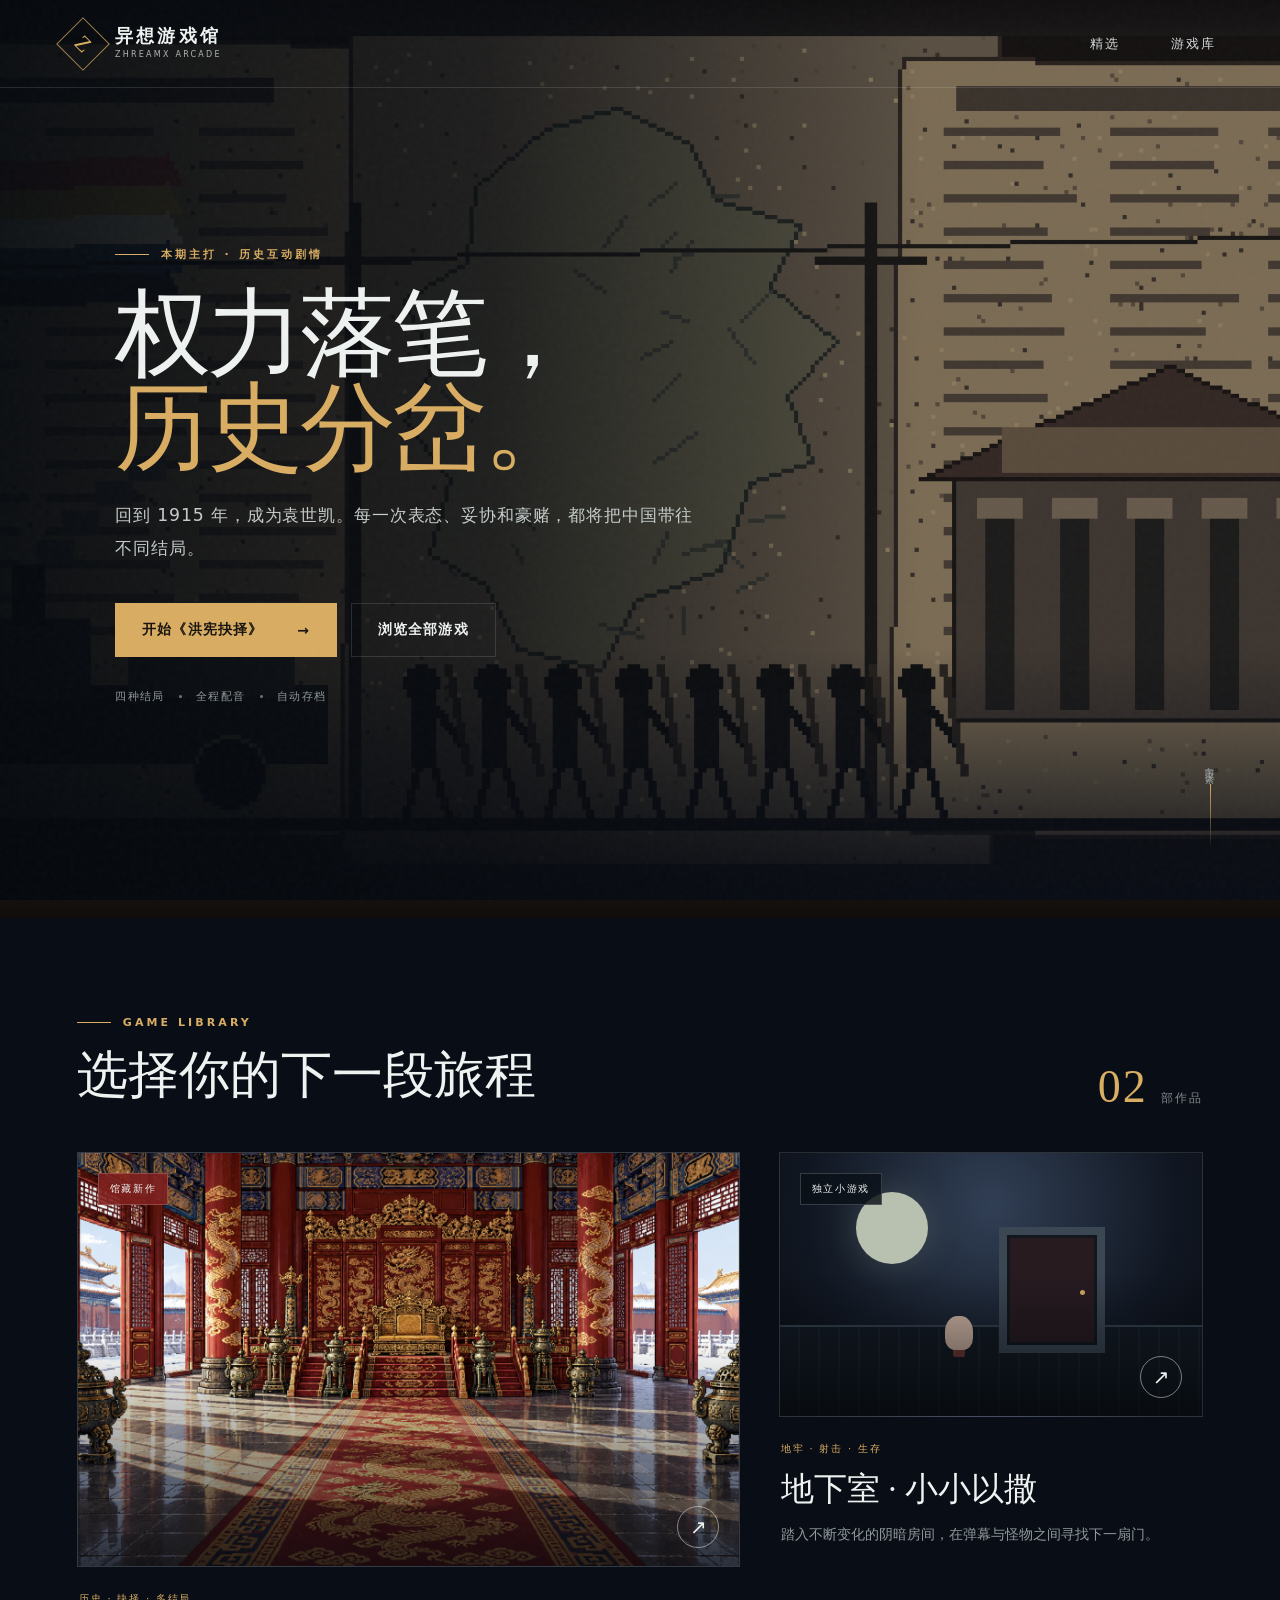
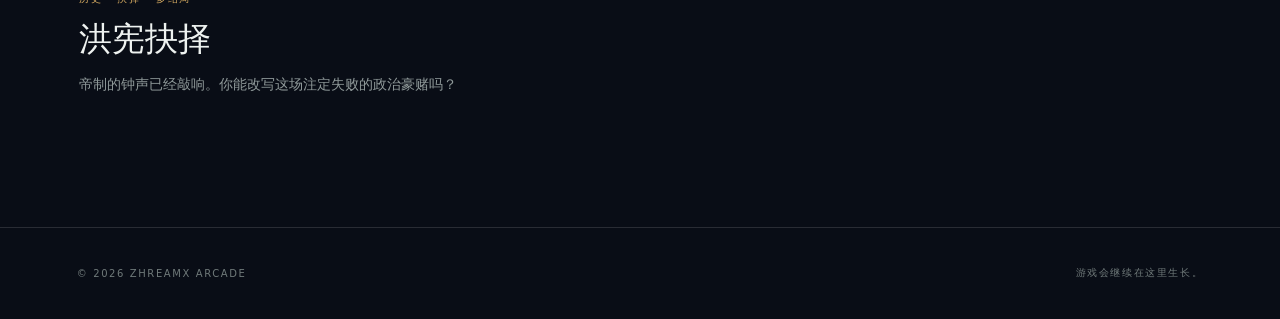
<file: index.html>
<!doctype html>
<html lang="zh-CN">
<head>
  <meta charset="utf-8">
  <meta name="viewport" content="width=device-width, initial-scale=1, viewport-fit=cover">
  <meta name="theme-color" content="#090d16">
  <meta name="description" content="Zhreamx 的互动游戏收藏馆。">
  <title>异想游戏馆 · Zhreamx</title>
  <link rel="stylesheet" href="styles.css">
</head>
<body>
  <div class="noise" aria-hidden="true"></div>
  <header class="topbar">
    <a class="brand" href="#top" aria-label="回到顶部">
      <span class="brand-mark">Z</span>
      <span><strong>异想游戏馆</strong><small>ZHREAMX ARCADE</small></span>
    </a>
    <nav aria-label="页面导航">
      <a href="#featured">精选</a>
      <a href="#library">游戏库</a>
    </nav>
  </header>

  <main id="top">
    <section class="hero" id="featured">
      <img class="hero-bg" src="games/hongxian/assets/02_backgrounds/01_historical_background_montage.png" alt="">
      <div class="hero-shade"></div>
      <div class="hero-copy">
        <p class="eyebrow"><span></span>本期主打 · 历史互动剧情</p>
        <h1>权力落笔，<br><em>历史分岔。</em></h1>
        <p class="lead">回到 1915 年，成为袁世凯。每一次表态、妥协和豪赌，都将把中国带往不同结局。</p>
        <div class="actions">
          <a class="play primary" href="games/hongxian/">开始《洪宪抉择》<span>→</span></a>
          <a class="play secondary" href="#library">浏览全部游戏</a>
        </div>
        <div class="meta" aria-label="游戏特性">
          <span>四种结局</span><i></i><span>全程配音</span><i></i><span>自动存档</span>
        </div>
      </div>
      <div class="scroll-cue" aria-hidden="true">向下探索<span></span></div>
    </section>

    <section class="library" id="library">
      <div class="section-heading">
        <div><p class="eyebrow"><span></span>GAME LIBRARY</p><h2>选择你的下一段旅程</h2></div>
        <p class="count"><strong>02</strong> 部作品</p>
      </div>

      <div class="game-grid">
        <article class="game-card featured-card">
          <a class="card-art" href="games/hongxian/" aria-label="进入洪宪抉择">
            <img src="games/hongxian/assets/02_backgrounds/03_hongxian_enthronement_hall.png" alt="洪宪抉择宫殿场景">
            <span class="status">馆藏新作</span>
            <span class="arrow">↗</span>
          </a>
          <div class="card-copy">
            <p class="genre">历史 · 抉择 · 多结局</p>
            <h3>洪宪抉择</h3>
            <p>帝制的钟声已经敲响。你能改写这场注定失败的政治豪赌吗？</p>
          </div>
        </article>

        <article class="game-card cellar-card">
          <a class="card-art cellar-art" href="https://little-cellar-zhream.zhreamx.chatgpt.site" target="_blank" rel="noopener" aria-label="进入地下室小小以撒">
            <div class="pixel-scene" aria-hidden="true"><span class="moon"></span><span class="door"></span><span class="hero-dot"></span></div>
            <span class="status muted">独立小游戏</span>
            <span class="arrow">↗</span>
          </a>
          <div class="card-copy">
            <p class="genre">地牢 · 射击 · 生存</p>
            <h3>地下室 · 小小以撒</h3>
            <p>踏入不断变化的阴暗房间，在弹幕与怪物之间寻找下一扇门。</p>
          </div>
        </article>
      </div>
    </section>
  </main>

  <footer>
    <span>© 2026 ZHREAMX ARCADE</span>
    <span>游戏会继续在这里生长。</span>
  </footer>
  <script src="hall.js"></script>
</body>
</html>
</file>
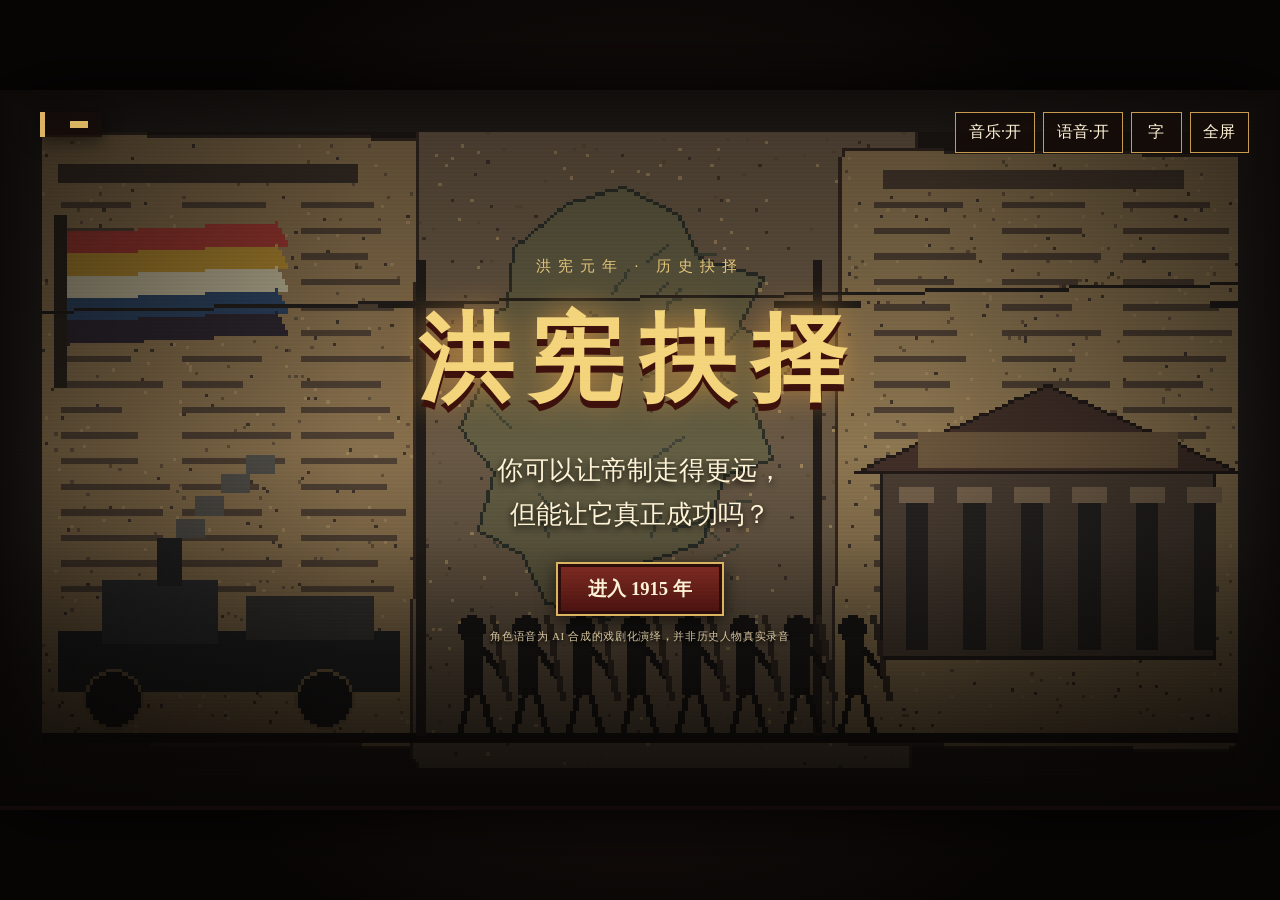
<file: games/hongxian/index.html>
<!doctype html>
<html lang="zh-CN">
<head>
  <meta charset="utf-8">
  <meta name="viewport" content="width=device-width,initial-scale=1,viewport-fit=cover">
  <meta name="theme-color" content="#100a08">
  <title>洪宪抉择</title>
  <link rel="stylesheet" href="styles.css?v=20261015-natural-voice">
</head>
<body>
  <main id="shell">
    <div id="portrait-warning" role="status">
      <div class="rotate-icon">↻</div>
      <strong>请横屏游玩</strong>
      <span>旋转设备以进入 16:9 剧情画面</span>
    </div>

    <section id="game" aria-label="洪宪抉择互动剧情游戏">
      <img id="background" alt="" draggable="false">
      <div id="wash"></div>
      <div id="grain"></div>

      <header id="hud">
        <div id="scene-meta"><span id="date"></span><span id="tag"></span></div>
        <div id="controls">
          <button id="music-btn" type="button" aria-label="开关背景音乐" aria-pressed="true">音乐·开</button>
          <button id="voice-btn" type="button" aria-label="开关人物语音" aria-pressed="true">语音·开</button>
          <button id="font-btn" type="button" aria-label="切换文字大小">字</button>
          <button id="fullscreen-btn" type="button" aria-label="全屏">全屏</button>
        </div>
      </header>

      <div id="characters" aria-live="polite"></div>
      <div id="prop-layer"></div>

      <section id="title-card" class="panel-state" hidden>
        <div class="seal">洪宪元年 · 历史抉择</div>
        <h1>洪宪抉择</h1>
        <p>你可以让帝制走得更远，<br>但能让它真正成功吗？</p>
        <div class="title-actions">
          <button id="new-game" class="gold-button">进入 1915 年</button>
          <button id="continue-game" class="ghost-button" hidden>继续上次进度</button>
        </div>
        <small class="voice-note">角色语音为 AI 合成的戏剧化演绎，并非历史人物真实录音</small>
      </section>

      <section id="year-card" class="panel-state" hidden><span id="year-text"></span></section>

      <section id="dialogue-state" class="panel-state" hidden>
        <div id="dialogue-box"><p id="dialogue-text"></p><span class="advance-mark">◆</span></div>
      </section>

      <section id="narration-state" class="panel-state" hidden>
        <p id="narration-text"></p><span class="advance-mark">◆</span>
      </section>

      <section id="document-state" class="panel-state" hidden>
        <div id="document-card">
          <img id="document-image" alt="">
          <div id="document-copy"><div id="document-kicker"></div><h2 id="document-title"></h2><p id="document-text"></p></div>
        </div>
        <button id="document-continue" class="gold-button">继续</button>
      </section>

      <section id="choice-state" class="panel-state" hidden>
        <div class="choice-heading"><span>抉择</span><h2 id="choice-question"></h2></div>
        <div id="choice-buttons"></div>
      </section>

      <section id="ending-state" class="panel-state" hidden>
        <p id="ending-kicker">架空结局</p>
        <h2 id="ending-title"></h2>
        <p id="ending-text"></p>
        <div class="ending-actions">
          <button id="history-btn" class="gold-button">查看历史总结</button>
          <button id="restart-btn" class="ghost-button">重新开始</button>
          <button id="title-btn" class="ghost-button">返回标题</button>
        </div>
      </section>

      <section id="summary-state" class="panel-state" hidden>
        <h2>历史总结：帝制不可重来</h2>
        <div id="summary-copy"></div>
        <button id="curtain-btn" class="gold-button">进入谢幕</button>
      </section>

      <section id="curtain-state" class="panel-state" hidden>
        <div id="cast"></div>
        <div class="curtain-message"><h2>谢幕</h2><p>历史无法重来，但每一次选择，<br>都能帮助我们理解历史为何如此发生。</p>
          <div><button id="again-btn" class="gold-button">再次游玩</button><button id="end-btn" class="ghost-button">结束游戏</button></div>
        </div>
        <img class="curtain left" src="assets/06_props/05_red_curtain_left.png" alt="">
        <img class="curtain right" src="assets/06_props/06_red_curtain_right.png" alt="">
      </section>

      <button id="advance" type="button" aria-label="继续剧情"></button>
      <div id="progress" aria-hidden="true"><i></i></div>
    </section>
  </main>
  <script src="audio/voice-manifest.js?v=20261015-natural-voice"></script>
  <script src="game.js?v=20261015-natural-voice"></script>
</body>
</html>
</file>
<file: styles.css>
:root {
  color-scheme: dark;
  --ink: #eef2f0;
  --muted: #9aa3a3;
  --line: rgba(255,255,255,.13);
  --gold: #d9ad62;
  --red: #9f2f2b;
  --bg: #090d16;
}

* { box-sizing: border-box; }
html { scroll-behavior: smooth; }
body {
  margin: 0;
  min-width: 320px;
  background: var(--bg);
  color: var(--ink);
  font-family: Inter, "Microsoft YaHei", "Noto Sans SC", system-ui, sans-serif;
  overflow-x: hidden;
}
a { color: inherit; text-decoration: none; }
.noise { position: fixed; inset: 0; pointer-events: none; z-index: 20; opacity: .035; background-image: url("data:image/svg+xml,%3Csvg viewBox='0 0 180 180' xmlns='http://www.w3.org/2000/svg'%3E%3Cfilter id='n'%3E%3CfeTurbulence type='fractalNoise' baseFrequency='.9' numOctaves='4' stitchTiles='stitch'/%3E%3C/filter%3E%3Crect width='100%25' height='100%25' filter='url(%23n)' opacity='.75'/%3E%3C/svg%3E"); }

.topbar {
  position: absolute; top: 0; left: 0; right: 0; z-index: 10;
  height: 88px; padding: 0 clamp(24px, 5vw, 78px);
  display: flex; align-items: center; justify-content: space-between;
  border-bottom: 1px solid rgba(255,255,255,.12);
}
.brand { display: flex; align-items: center; gap: 13px; }
.brand-mark { width: 38px; height: 38px; display: grid; place-items: center; border: 1px solid rgba(217,173,98,.75); color: var(--gold); font-family: Georgia, serif; font-size: 22px; transform: rotate(45deg); }
.brand-mark::first-letter { transform: rotate(-45deg); }
.brand > span:last-child { display: grid; line-height: 1.08; }
.brand strong { font-family: "Songti SC", SimSun, serif; font-size: 18px; letter-spacing: .18em; }
.brand small { margin-top: 5px; color: #aeb5b4; font-size: 8px; letter-spacing: .28em; }
nav { display: flex; gap: clamp(24px, 4vw, 54px); font-size: 13px; letter-spacing: .15em; }
nav a { color: #d8dddd; transition: color .2s; }
nav a:hover { color: var(--gold); }

.hero { position: relative; min-height: 100svh; display: flex; align-items: center; padding: 130px clamp(24px, 9vw, 150px) 90px; isolation: isolate; }
.hero-bg { position: absolute; inset: 0; width: 100%; height: 100%; object-fit: cover; object-position: center; z-index: -3; filter: saturate(.72) contrast(1.08); transform: scale(1.02); }
.hero-shade { position: absolute; inset: 0; z-index: -2; background: linear-gradient(90deg, rgba(5,9,14,.95) 0%, rgba(7,10,15,.77) 38%, rgba(9,12,17,.23) 72%), linear-gradient(0deg, #090d16 0%, transparent 28%); }
.hero-copy { width: min(700px, 92vw); animation: rise .9s ease-out both; }
.eyebrow { display: flex; align-items: center; gap: 12px; color: var(--gold); font-size: 11px; font-weight: 700; letter-spacing: .28em; text-transform: uppercase; }
.eyebrow span { width: 34px; height: 1px; background: currentColor; }
h1 { margin: 25px 0 24px; font-family: "Songti SC", STSong, Georgia, serif; font-weight: 500; font-size: clamp(54px, 7.5vw, 106px); line-height: .98; letter-spacing: -.04em; }
h1 em { color: var(--gold); font-style: normal; }
.lead { max-width: 580px; margin: 0; color: #c5ccca; font-size: clamp(15px, 1.35vw, 19px); line-height: 1.9; letter-spacing: .05em; }
.actions { display: flex; flex-wrap: wrap; gap: 14px; margin-top: 38px; }
.play { min-height: 54px; padding: 0 26px; display: inline-flex; align-items: center; justify-content: center; gap: 34px; border: 1px solid var(--line); font-size: 14px; font-weight: 700; letter-spacing: .08em; transition: .25s ease; }
.play.primary { background: var(--gold); border-color: var(--gold); color: #17130e; }
.play.primary:hover { background: #edc879; transform: translateY(-2px); }
.play.secondary:hover { border-color: rgba(217,173,98,.8); color: var(--gold); }
.meta { display: flex; align-items: center; gap: 14px; margin-top: 32px; color: #8f9999; font-size: 11px; letter-spacing: .13em; }
.meta i { width: 3px; height: 3px; border-radius: 50%; background: #6e7777; }
.scroll-cue { position: absolute; right: clamp(24px, 5vw, 78px); bottom: 52px; writing-mode: vertical-rl; color: #9aa2a1; font-size: 9px; letter-spacing: .28em; }
.scroll-cue span { display: inline-block; width: 1px; height: 64px; margin-top: 14px; background: linear-gradient(var(--gold), transparent); }

.library { max-width: 1440px; margin: 0 auto; padding: 105px clamp(24px, 6vw, 86px) 130px; }
.section-heading { display: flex; align-items: end; justify-content: space-between; gap: 24px; margin-bottom: 42px; }
.section-heading h2 { margin: 12px 0 0; font-family: "Songti SC", STSong, serif; font-size: clamp(32px, 4vw, 56px); font-weight: 500; }
.count { margin: 0; color: #7f8989; font-size: 12px; letter-spacing: .16em; }
.count strong { color: var(--gold); font: 46px/1 Georgia, serif; margin-right: 8px; }
.game-grid { display: grid; grid-template-columns: 1.22fr .78fr; gap: clamp(22px, 3vw, 42px); }
.game-card { min-width: 0; }
.card-art { position: relative; display: block; aspect-ratio: 16/10; overflow: hidden; background: #161d27; border: 1px solid var(--line); }
.card-art img { width: 100%; height: 100%; object-fit: cover; transition: transform .7s cubic-bezier(.2,.7,.2,1), filter .4s; filter: saturate(.75); }
.card-art::after { content: ""; position: absolute; inset: 0; background: linear-gradient(180deg, transparent 45%, rgba(3,6,10,.72)); }
.card-art:hover img { transform: scale(1.045); filter: saturate(1); }
.status { position: absolute; left: 20px; top: 20px; z-index: 2; padding: 8px 11px; background: rgba(128,32,29,.9); border: 1px solid rgba(255,255,255,.18); font-size: 10px; letter-spacing: .16em; }
.status.muted { background: rgba(10,16,24,.82); }
.arrow { position: absolute; right: 20px; bottom: 18px; z-index: 2; width: 42px; height: 42px; display: grid; place-items: center; border: 1px solid rgba(255,255,255,.45); border-radius: 50%; font-size: 20px; transition: .25s; }
.card-art:hover .arrow { background: var(--gold); border-color: var(--gold); color: #17130e; transform: rotate(45deg); }
.card-copy { padding: 23px 2px 0; }
.genre { margin: 0 0 9px !important; color: var(--gold) !important; font-size: 10px !important; letter-spacing: .18em; }
.card-copy h3 { margin: 0 0 10px; font-family: "Songti SC", STSong, serif; font-size: clamp(26px, 2.6vw, 40px); font-weight: 500; }
.card-copy p { margin: 0; max-width: 630px; color: #8f9999; font-size: 14px; line-height: 1.8; }
.cellar-art { background: radial-gradient(circle at 50% 20%, #313f55, #111722 62%, #080b10); }
.pixel-scene { position: absolute; inset: 0; overflow: hidden; image-rendering: pixelated; }
.pixel-scene::before { content: ""; position: absolute; left: 0; right: 0; bottom: 0; height: 34%; background: repeating-linear-gradient(90deg, #131a22 0 18px, #19222d 18px 20px), repeating-linear-gradient(0deg, transparent 0 17px, rgba(255,255,255,.04) 17px 19px); border-top: 2px solid #34404d; }
.moon { position: absolute; width: 72px; height: 72px; border-radius: 50%; background: #b8c1af; box-shadow: 0 0 35px rgba(191,203,182,.2); left: 18%; top: 15%; }
.door { position: absolute; width: 25%; height: 48%; left: 52%; bottom: 24%; background: #271b20; border: 8px solid #3b4753; box-shadow: inset 0 0 0 3px #12171e; }
.door::after { content: ""; position: absolute; width: 5px; height: 5px; border-radius: 50%; right: 13%; top: 50%; background: #d9ad62; }
.hero-dot { position: absolute; width: 28px; height: 34px; left: 39%; bottom: 25%; background: #d1b6a4; border-radius: 45% 45% 35% 35%; box-shadow: 0 15px 0 -8px #773b37; }

footer { min-height: 92px; padding: 0 clamp(24px, 6vw, 86px); display: flex; align-items: center; justify-content: space-between; gap: 20px; border-top: 1px solid var(--line); color: #6f7979; font-size: 10px; letter-spacing: .16em; }
@keyframes rise { from { opacity: 0; transform: translateY(22px); } to { opacity: 1; transform: translateY(0); } }
@media (max-width: 780px) {
  .topbar { height: 72px; }
  nav { display: none; }
  .hero { align-items: end; padding-bottom: 94px; }
  .hero-shade { background: linear-gradient(0deg, rgba(5,8,13,.98) 0%, rgba(5,8,13,.74) 56%, rgba(5,8,13,.25)); }
  .scroll-cue { display: none; }
  .game-grid { grid-template-columns: 1fr; gap: 54px; }
  .section-heading { align-items: start; }
  .count { display: none; }
  footer { flex-direction: column; justify-content: center; text-align: center; }
}
@media (prefers-reduced-motion: reduce) { html { scroll-behavior: auto; } *, *::before, *::after { animation: none !important; transition: none !important; } }
</file>
<file: games/hongxian/styles.css>
:root{color-scheme:dark;--gold:#d9b35f;--pale:#fff3d6;--ink:#17100c;--wine:#4b1716;--scale-font:1;font-family:"Noto Serif SC","Songti SC",SimSun,serif}*{box-sizing:border-box}html,body{margin:0;width:100%;height:100%;overflow:hidden;background:#090706;color:var(--pale)}button{font:inherit;color:inherit}button:focus-visible{outline:4px solid #fff1a8;outline-offset:4px}#shell{width:100vw;height:100vh;display:grid;place-items:center;background:radial-gradient(circle,#251813,#080605 70%)}#game{position:relative;width:min(100vw,177.7778vh);height:min(56.25vw,100vh);aspect-ratio:16/9;overflow:hidden;background:#0b0806;isolation:isolate;box-shadow:0 0 70px #000}#background{position:absolute;inset:0;width:100%;height:100%;object-fit:contain;image-rendering:pixelated;z-index:-4;transition:filter .6s,opacity .6s}#wash{position:absolute;inset:0;z-index:-3;background:linear-gradient(90deg,rgba(0,0,0,.43),transparent 28%,transparent 72%,rgba(0,0,0,.43)),linear-gradient(0deg,rgba(0,0,0,.75),transparent 38%);pointer-events:none}#grain{position:absolute;inset:0;z-index:20;opacity:.08;pointer-events:none;background-image:repeating-linear-gradient(0deg,transparent 0 3px,#fff 4px);mix-blend-mode:overlay}#hud{position:absolute;z-index:11;left:3.1%;right:2.4%;top:3%;display:flex;justify-content:space-between;align-items:flex-start;pointer-events:none}#scene-meta{display:flex;align-items:center;gap:.7em;padding:.58em .9em;background:rgba(20,12,9,.82);border-left:5px solid var(--gold);box-shadow:0 4px 18px #0008;font-size:calc(clamp(14px,1.25vw,22px)*var(--scale-font));letter-spacing:.07em}#tag{color:#1d120a;background:var(--gold);padding:.22em .55em;font-weight:700}#controls{display:flex;gap:.5em;pointer-events:auto}#controls button{border:1px solid #c79b4e;background:rgba(20,12,9,.86);min-width:3.2em;padding:.58em .8em;cursor:pointer}#portrait-warning{display:none;text-align:center;gap:.8rem;flex-direction:column;color:#f0dba9;padding:2rem}.rotate-icon{font-size:3rem}#characters{position:absolute;inset:9% 0 0;z-index:2;pointer-events:none}.character{position:absolute;bottom:0;height:77%;max-width:31%;display:flex;align-items:flex-end;justify-content:center;filter:brightness(.48) saturate(.7);transform-origin:bottom;transition:.35s ease}.character.left{left:2%}.character.right{right:2%}.character.center-left{left:15%}.character.center-right{right:15%}.character.active{filter:brightness(1) saturate(1);transform:scale(1.035)}.character.voice{opacity:.58;filter:grayscale(.2) brightness(.8)}.character img{width:100%;height:100%;object-fit:contain;object-position:bottom;image-rendering:pixelated}.nameplate{position:absolute;bottom:22%;white-space:nowrap;padding:.34em .75em;background:#25110ee6;border:2px solid var(--gold);color:#ffe9b5;font-size:calc(clamp(15px,1.45vw,25px)*var(--scale-font));font-weight:700;box-shadow:4px 4px 0 #0008}.left .nameplate,.center-left .nameplate{left:82%}.right .nameplate,.center-right .nameplate{right:82%}.nameplate small{font-size:.62em;color:#d8c79d;margin-left:.45em}.panel-state{position:absolute;z-index:8}.panel-state[hidden]{display:none!important}#title-card{inset:0;display:flex;flex-direction:column;align-items:center;justify-content:center;text-align:center;background:linear-gradient(#09060480,#09060425 50%,#090604a6)}#title-card .seal{color:#e3c578;letter-spacing:.45em;font-size:clamp(14px,1.2vw,22px);margin-bottom:1.2em}#title-card h1{margin:0;font-size:clamp(64px,7.4vw,130px);letter-spacing:.17em;text-shadow:0 7px 0 #3c110c,0 0 32px #ca8e3f;color:#f4d47b}#title-card p{font-size:clamp(20px,2vw,36px);line-height:1.7;text-shadow:0 3px 7px #000;margin:1em 0}.title-actions,.ending-actions{display:flex;gap:1em;flex-wrap:wrap;justify-content:center}.gold-button,.ghost-button{border:2px solid var(--gold);font-weight:700;padding:.62em 1.65em;min-height:54px;font-size:clamp(17px,1.45vw,26px);cursor:pointer;transition:.2s}.gold-button{background:linear-gradient(#7d2b22,#48120f);box-shadow:inset 0 0 0 3px #2b0d0b,0 5px 18px #0009}.ghost-button{background:#140d0cbb}.gold-button:hover,.ghost-button:hover{transform:translateY(-3px);background:#7e2b22}#year-card{inset:0;display:grid;place-items:center;font-size:clamp(94px,12vw,210px);font-weight:700;color:#e4c36f;text-shadow:0 9px 0 #200d08,0 0 50px #a86d2c;background:#050302b8}#dialogue-state{inset:0;pointer-events:none}#dialogue-box{position:absolute;width:43%;max-height:42%;padding:1.15em 1.35em;background:linear-gradient(135deg,rgba(28,17,13,.95),rgba(10,8,7,.93));border:2px solid var(--gold);box-shadow:0 10px 28px #000b,inset 0 0 30px #8b4a171f;font-size:calc(clamp(20px,1.85vw,33px)*var(--scale-font));line-height:1.6}.speaker-left #dialogue-box{left:31%;top:29%}.speaker-right #dialogue-box{right:31%;top:29%}#dialogue-box:after{content:"";position:absolute;top:36%;border:18px solid transparent}.speaker-left #dialogue-box:after{left:-36px;border-right-color:var(--gold)}.speaker-right #dialogue-box:after{right:-36px;border-left-color:var(--gold)}#dialogue-text{margin:0}.advance-mark{position:absolute;right:.7em;bottom:.4em;color:var(--gold);font-size:.62em;animation:pulse 1.2s infinite}#narration-state{left:7%;right:7%;bottom:5.2%;min-height:17%;display:grid;place-items:end center;text-align:center;background:linear-gradient(transparent,rgba(0,0,0,.86));padding:2.6em 2em .7em}#narration-text{margin:0;max-width:92%;font-size:calc(clamp(22px,2.05vw,36px)*var(--scale-font));line-height:1.58;font-weight:700;text-shadow:-2px -2px 0 #000,2px -2px 0 #000,-2px 2px 0 #000,2px 2px 0 #000,0 5px 10px #000}#document-state{inset:0;display:flex;align-items:center;justify-content:center;flex-direction:column;gap:2%;background:#050302a8}#document-card{height:69%;width:min(76%,960px);position:relative;display:grid;place-items:center;filter:drop-shadow(0 12px 25px #000)}#document-image{position:absolute;width:100%;height:100%;object-fit:contain;image-rendering:pixelated}#document-copy{position:relative;color:#24160e;width:61%;max-height:66%;overflow:auto;text-align:center;z-index:2;font-family:"FangSong",STFangsong,serif}#document-kicker{letter-spacing:.22em;font-size:clamp(12px,1vw,18px)}#document-title{font-size:clamp(25px,2.45vw,44px);margin:.3em 0;border-block:2px solid #573a24;padding:.25em}#document-text{font-size:clamp(16px,1.3vw,23px);line-height:1.65;white-space:pre-line}#choice-state{inset:0;display:flex;flex-direction:column;align-items:center;justify-content:center;background:rgba(5,3,2,.78);padding:8% 15% 5%}.choice-heading{text-align:center;width:100%}.choice-heading>span{display:inline-block;color:var(--gold);letter-spacing:.5em;border-bottom:1px solid #aa7d3c;padding:0 1em .5em}.choice-heading h2{font-size:calc(clamp(30px,3.25vw,56px)*var(--scale-font));line-height:1.3;margin:.55em 0 .7em;text-shadow:0 4px 7px #000}#choice-buttons{width:100%;display:grid;grid-template-columns:repeat(2,minmax(0,1fr));gap:clamp(12px,1.4vw,24px)}.choice-button{min-height:clamp(76px,8.5vh,110px);display:grid;grid-template-columns:3.1em 1fr;align-items:center;text-align:left;border:2px solid var(--gold);background:linear-gradient(135deg,#351613f2,#120b0af2);font-size:calc(clamp(20px,2vw,34px)*var(--scale-font));line-height:1.4;font-weight:700;cursor:pointer;padding:.6em 1em .6em 0;transition:.2s}.choice-button b{height:100%;display:grid;place-items:center;border-right:1px solid #9a7136;color:#f0c96d;margin-right:.8em}.choice-button:hover{background:#6d211c;transform:translateY(-3px);box-shadow:0 8px 20px #000}.choice-button:first-child:nth-last-child(2),.choice-button:first-child:nth-last-child(2)~.choice-button{grid-column:auto}#ending-state{inset:0;display:flex;flex-direction:column;align-items:center;justify-content:center;text-align:center;background:radial-gradient(circle,#180d0a8c,#050303e0);padding:10%}#ending-kicker{color:var(--gold);letter-spacing:.45em}#ending-title{font-size:clamp(54px,6vw,108px);color:#e6c06a;margin:.15em;text-shadow:0 7px 0 #35110d}#ending-text{font-size:clamp(22px,2vw,36px);line-height:1.6;margin:.7em 0 1.4em}#summary-state{inset:3% 5%;padding:5% 7% 3%;background:linear-gradient(90deg,#120c09e8,#261b14df);border:2px solid #9d7439;overflow:auto;text-align:center}#summary-state h2{font-size:clamp(34px,3.3vw,58px);color:#edcb7b;margin:0 0 .6em}#summary-copy{font-size:calc(clamp(16px,1.38vw,24px)*var(--scale-font));line-height:1.75;text-align:left;max-width:1100px;margin:auto}#summary-copy p{margin:.45em 0}#summary-copy .final{font-size:1.45em;text-align:center;color:#ffe09a;font-weight:700;margin:1em 0}#curtain-state{inset:0;background:#0b0706;overflow:hidden}#cast{position:absolute;inset:9% 4% 0;display:flex;align-items:flex-end;justify-content:center;gap:-1%;z-index:1}#cast img{height:58%;max-width:12%;object-fit:contain;object-position:bottom;image-rendering:pixelated;filter:drop-shadow(0 3px 5px #000)}.curtain-message{position:absolute;z-index:5;left:26%;right:26%;top:14%;text-align:center;text-shadow:0 3px 6px #000}.curtain-message h2{font-size:clamp(55px,6vw,105px);color:#f0ce78;margin:0}.curtain-message p{font-size:clamp(18px,1.7vw,30px);line-height:1.6}.curtain{position:absolute;z-index:8;top:0;height:100%;width:51%;object-fit:fill;image-rendering:pixelated;transition:transform 1.4s}.curtain.left{left:0;transform:translateX(-87%)}.curtain.right{right:0;transform:translateX(87%)}.curtain-state.closed .left,.curtain-state.closed .right{transform:translateX(0)}#prop-layer{position:absolute;inset:0;z-index:3;pointer-events:none}#prop-layer img{position:absolute;object-fit:contain;image-rendering:pixelated}.prop-crowd{left:8%;right:8%;bottom:0;width:84%;height:24%}.prop-flag{right:7%;top:12%;height:38%}.prop-map{left:36%;top:18%;width:28%}#advance{position:absolute;inset:0;z-index:7;border:0;background:transparent;cursor:pointer}#progress{position:absolute;left:0;right:0;bottom:0;height:4px;z-index:15;background:#120a08}#progress i{display:block;height:100%;width:0;background:linear-gradient(90deg,#7e2b21,#f0cc73);transition:width .35s}@keyframes pulse{50%{opacity:.25;transform:translateY(4px)}}@media(max-aspect-ratio:4/3) and (orientation:portrait){#game{display:none}#portrait-warning{display:flex}}@media(max-height:550px){#scene-meta{font-size:13px}.choice-button{min-height:64px}.character{height:72%}}
#advance{z-index:9}
#document-copy{background:rgba(246,229,188,.94);padding:1.1em 1.3em;border:3px double #6b4827;box-shadow:0 5px 18px #0008;color:#24160e}
#controls button[aria-pressed="false"]{opacity:.62;color:#b9aa8a;border-color:#776548}
#dialogue-box{overflow:auto;overscroll-behavior:contain;scrollbar-color:#b98c45 #1a100c}
#dialogue-text,#narration-text,#choice-question,.choice-button span,#ending-text,#summary-copy,#document-copy{overflow-wrap:anywhere;word-break:normal}
#choice-state,#ending-state{overflow:auto;overscroll-behavior:contain}
.choice-button{height:auto}
@media(max-width:1100px) and (orientation:landscape){#controls button{padding:.42em .58em;min-width:auto}.character{height:70%;max-width:28%}#dialogue-box{width:48%;max-height:48%}.speaker-left #dialogue-box{left:26%}.speaker-right #dialogue-box{right:26%}#choice-state{padding-inline:10%}}
.choice-heading h2{padding-bottom:.08em}
@media(max-height:620px) and (orientation:landscape){#dialogue-box{top:23%;max-height:52%;font-size:calc(clamp(18px,1.7vw,29px)*var(--scale-font))}#choice-state{padding:4% 4% 1.5%}.choice-heading>span{padding-bottom:.28em}.choice-heading h2{margin:.18em 0 .32em}#choice-buttons{gap:10px}.choice-button{min-height:66px;padding-top:.42em;padding-bottom:.42em;font-size:calc(clamp(18px,1.75vw,29px)*var(--scale-font))}#ending-state{padding:7%}#summary-state{inset:2% 4%;padding-top:4%}}
@media(max-width:1100px){#choice-state{padding:4% 4% 1.5%}.choice-heading>span{padding-bottom:.28em}.choice-heading h2{margin:.18em 0 .32em}#choice-buttons{gap:10px}.choice-button{min-height:66px;padding-top:.42em;padding-bottom:.42em;font-size:calc(clamp(18px,1.75vw,29px)*var(--scale-font))}}
.voice-note{margin-top:1.2em;color:#d7c69f;font-size:clamp(11px,.85vw,15px);letter-spacing:.06em;text-shadow:0 2px 4px #000}#dialogue-box,#narration-state,#ending-state{overflow-y:auto;overflow-x:hidden;overflow-wrap:anywhere}#dialogue-text,#narration-text,#ending-text{max-width:100%;overflow-wrap:anywhere}
</file>
